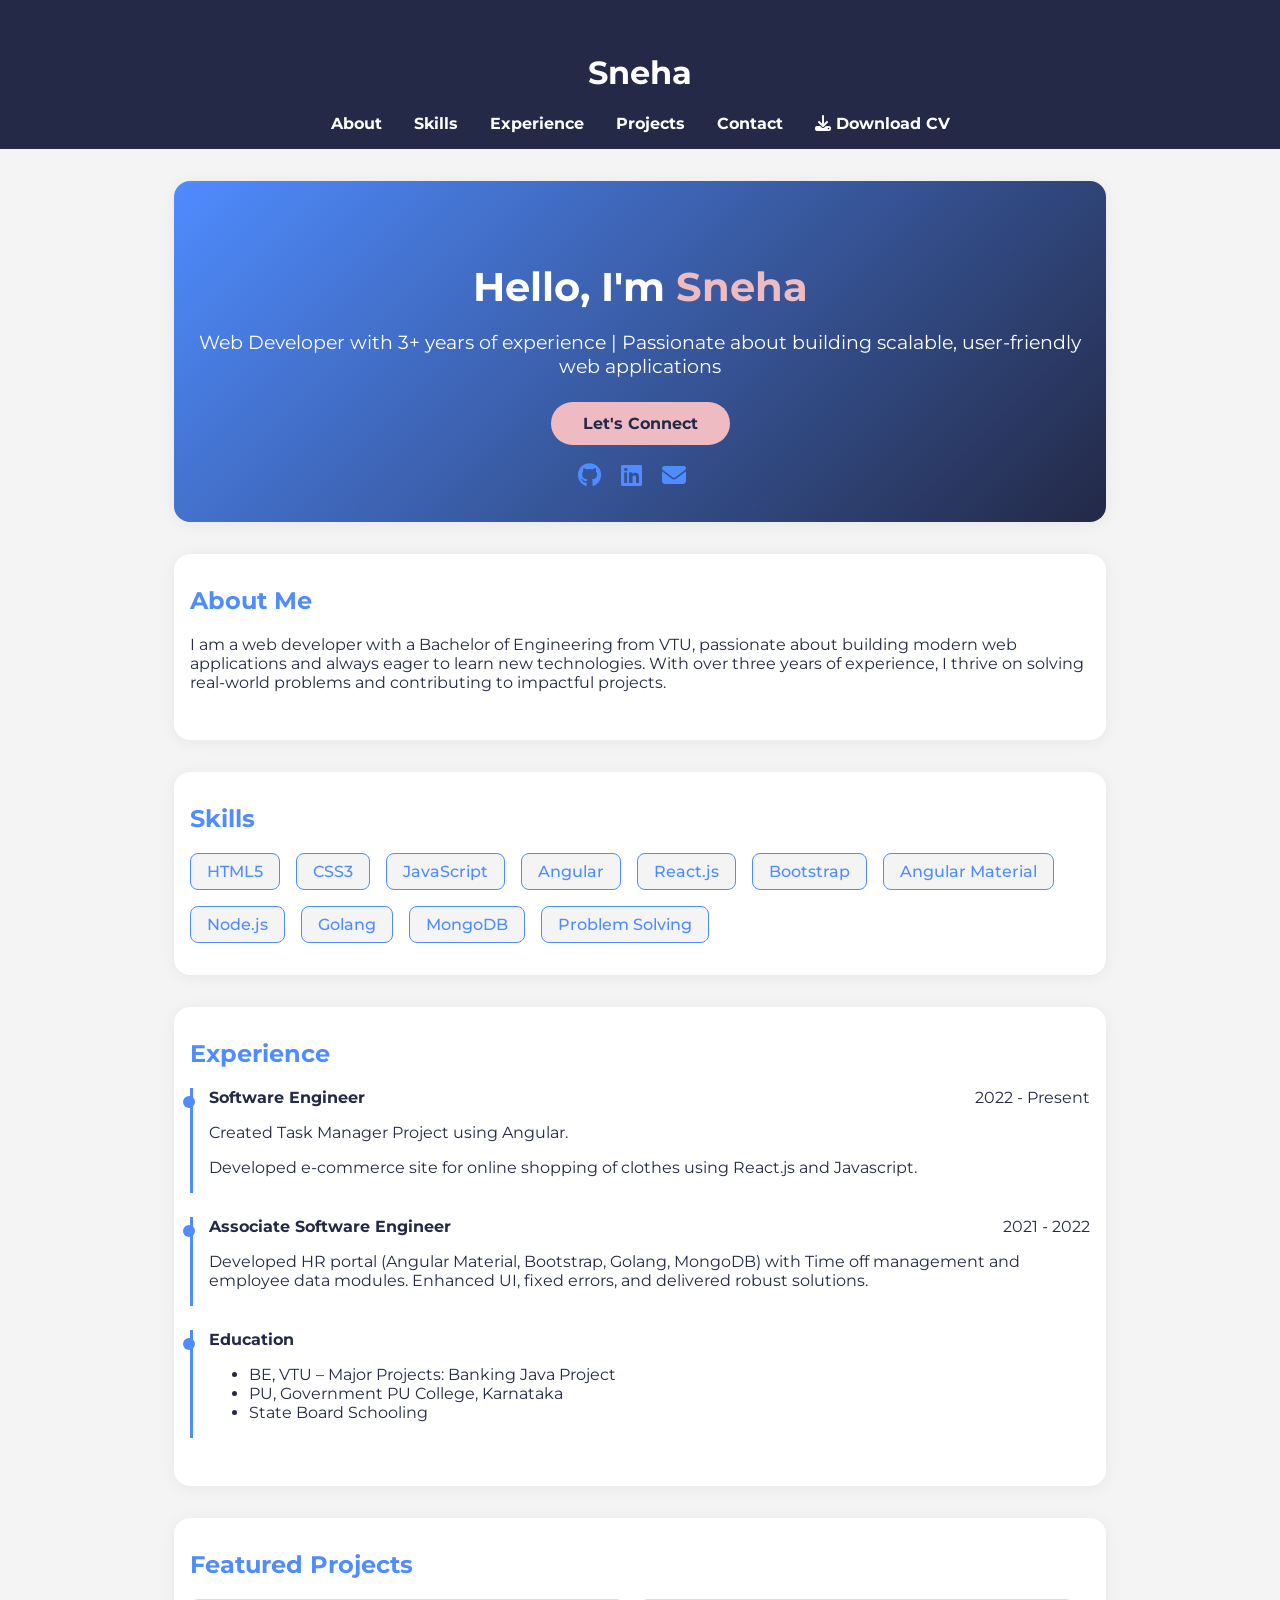
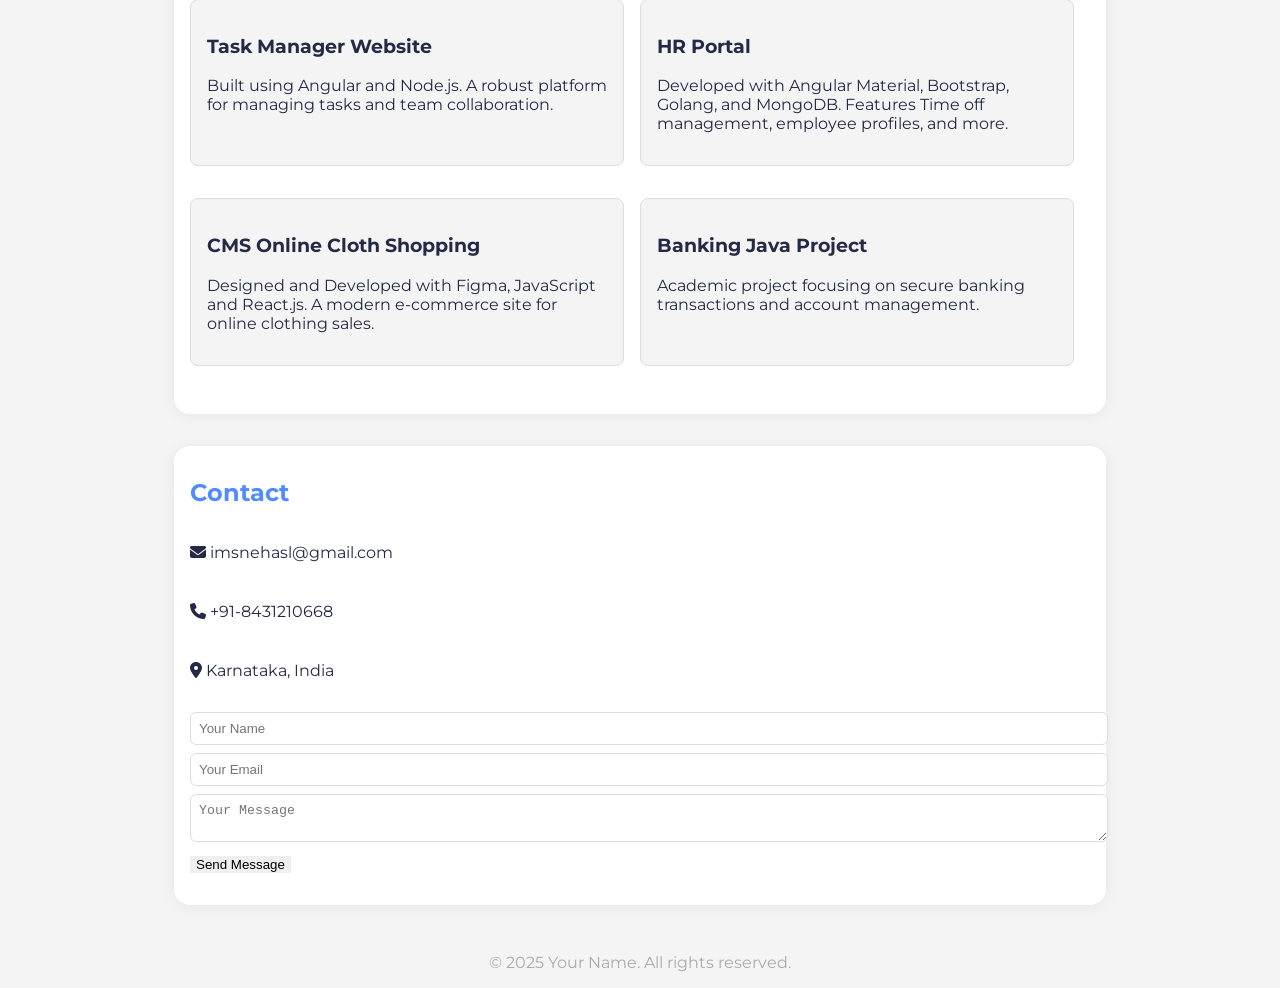
<file: index.html>
<!DOCTYPE html>
<html lang="en">
  <head>
    <meta charset="UTF-8" />
    <meta name="viewport" content="width=device-width, initial-scale=1.0" />
    <title>Your Name | Web Developer Portfolio</title>
    <!-- Google Fonts -->
    <link
      href="https://fonts.googleapis.com/css?family=Montserrat:700,400&display=swap"
      rel="stylesheet"
    />
    <!-- Font Awesome for Icons -->
    <link
      rel="stylesheet"
      href="https://cdnjs.cloudflare.com/ajax/libs/font-awesome/6.4.0/css/all.min.css"
    />
    <!-- Custom CSS -->
    <style>
      :root {
        --primary: #4f8cff;
        --secondary: #232946;
        --background: #f4f4f4;
        --text: #232946;
        --accent: #eebbc3;
      }
      body {
        font-family: 'Montserrat', Arial, sans-serif;
        background: var(--background);
        color: var(--text);
        margin: 0;
        padding: 0;
      }
      header {
        background: var(--secondary);
        color: #fff;
        padding: 2rem 0 1rem 0;
        text-align: center;
        position: sticky;
        top: 0;
        z-index: 100;
      }
      nav ul {
        list-style: none;
        padding: 0;
        margin: 0;
        display: flex;
        justify-content: center;
        gap: 2rem;
      }
      nav a {
        color: #fff;
        text-decoration: none;
        font-weight: 700;
        transition: color 0.2s;
      }
      nav a:hover {
        color: var(--primary);
      }
      .hero {
        padding: 3rem 1rem 2rem 1rem;
        text-align: center;
        background: linear-gradient(
          135deg,
          var(--primary) 0%,
          var(--secondary) 100%
        );
        color: #fff;
      }
      .hero h1 {
        font-size: 2.5rem;
        margin-bottom: 0.5rem;
      }
      .hero p {
        font-size: 1.2rem;
        margin-bottom: 1.5rem;
      }
      .hero .cta {
        display: inline-block;
        background: var(--accent);
        color: var(--secondary);
        font-weight: bold;
        padding: 0.75rem 2rem;
        border-radius: 30px;
        text-decoration: none;
        transition: background 0.2s;
      }
      .hero .cta:hover {
        background: #fff;
        color: var(--primary);
      }
      section {
        max-width: 900px;
        margin: 2rem auto;
        padding: 2rem 1rem;
        background: #fff;
        border-radius: 16px;
        box-shadow: 0 2px 16px rgba(0, 0, 0, 0.06);
      }
      h2 {
        color: var(--primary);
        margin-top: 0;
      }
      .skills-list,
      .projects-list,
      .timeline {
        display: flex;
        flex-wrap: wrap;
        gap: 1rem;
        margin: 1rem 0 0 0;
        padding: 0;
        list-style: none;
      }
      .skills-list li,
      .projects-list li {
        background: var(--background);
        border: 1px solid var(--primary);
        border-radius: 8px;
        padding: 0.5rem 1rem;
        font-weight: 500;
        color: var(--primary);
        transition: background 0.2s;
      }
      .skills-list li:hover,
      .projects-list li:hover {
        background: var(--primary);
        color: #fff;
      }
      .timeline {
        flex-direction: column;
        gap: 0.5rem;
      }
      .timeline-item {
        border-left: 3px solid var(--primary);
        padding-left: 1rem;
        margin-bottom: 1rem;
        position: relative;
      }
      .timeline-item::before {
        content: '';
        position: absolute;
        left: -10px;
        top: 0.5rem;
        width: 12px;
        height: 12px;
        background: var(--primary);
        border-radius: 50%;
      }
      .project-card {
        background: var(--background);
        border: 1px solid #ddd;
        border-radius: 8px;
        padding: 1rem;
        width: calc(50% - 1rem);
        box-sizing: border-box;
        margin-bottom: 1rem;
        transition: box-shadow 0.2s;
      }
      .project-card:hover {
        box-shadow: 0 4px 16px rgba(79, 140, 255, 0.15);
      }
      .contact-info {
        display: flex;
        flex-direction: column;
        gap: 0.5rem;
      }
      .social-links a {
        color: var(--primary);
        margin-right: 1rem;
        font-size: 1.5rem;
        transition: color 0.2s;
      }
      .social-links a:hover {
        color: var(--secondary);
      }
      @media (max-width: 700px) {
        .project-card {
          width: 100%;
        }
        .skills-list,
        .projects-list {
          flex-direction: column;
        }
      }
    </style>
  </head>
  <body>
    <header>
      <h1>Sneha</h1>
      <nav>
        <ul>
          <li><a href="#about">About</a></li>
          <li><a href="#skills">Skills</a></li>
          <li><a href="#experience">Experience</a></li>
          <li><a href="#projects">Projects</a></li>
          <li><a href="#contact">Contact</a></li>
          <li>
            <a href="SnehaResume.pdf" class="cta" target="_blank"
              ><i class="fa-solid fa-download"></i> Download CV</a
            >
          </li>
        </ul>
      </nav>
    </header>
    <section class="hero">
      <h1>Hello, I'm <span style="color: var(--accent)">Sneha</span></h1>
      <p>
        Web Developer with 3+ years of experience | Passionate about building
        scalable, user-friendly web applications
      </p>
      <a href="#contact" class="cta">Let's Connect</a>
      <div class="social-links" style="margin-top: 1rem">
        <a
          href="https://github.com/iam-sneha/portfolio"
          target="_blank"
          title="GitHub"
          ><i class="fab fa-github"></i
        ></a>
        <a
          href="https://www.linkedin.com/in/sneha-s-g"
          target="_blank"
          title="LinkedIn"
          ><i class="fab fa-linkedin"></i
        ></a>
        <a href="mailto:imsnehasl@gmail.com" title="Email"
          ><i class="fa-solid fa-envelope"></i
        ></a>
      </div>
    </section>

    <section id="about">
      <h2>About Me</h2>
      <p>
        I am a web developer with a Bachelor of Engineering from VTU, passionate
        about building modern web applications and always eager to learn new
        technologies. With over three years of experience, I thrive on solving
        real-world problems and contributing to impactful projects.
      </p>
    </section>

    <section id="skills">
      <h2>Skills</h2>
      <ul class="skills-list">
        <li>HTML5</li>
        <li>CSS3</li>
        <li>JavaScript</li>
        <li>Angular</li>
        <li>React.js</li>
        <li>Bootstrap</li>
        <li>Angular Material</li>
        <li>Node.js</li>
        <li>Golang</li>
        <li>MongoDB</li>
        <li>Problem Solving</li>
      </ul>
    </section>

    <section id="experience">
      <h2>Experience</h2>
      <div class="timeline">
        <div class="timeline-item">
          <strong>Software Engineer</strong>
          <span style="float: right">2022 - Present</span>
          <p>Created Task Manager Project using Angular.</p>
          <p>
            Developed e-commerce site for online shopping of clothes using
            React.js and Javascript.
          </p>
        </div>
        <div class="timeline-item">
          <strong>Associate Software Engineer</strong>
          <span style="float: right">2021 - 2022</span>
          <p>
            Developed HR portal (Angular Material, Bootstrap, Golang, MongoDB)
            with Time off management and employee data modules. Enhanced UI,
            fixed errors, and delivered robust solutions.
          </p>
        </div>
        <div class="timeline-item">
          <strong>Education</strong>
          <ul>
            <li>BE, VTU – Major Projects: Banking Java Project</li>
            <li>PU, Government PU College, Karnataka</li>
            <li>State Board Schooling</li>
          </ul>
        </div>
      </div>
    </section>

    <section id="projects">
      <h2>Featured Projects</h2>
      <div class="projects-list">
        <div class="project-card">
          <h3>Task Manager Website</h3>
          <p>
            Built using Angular and Node.js. A robust platform for managing
            tasks and team collaboration.
          </p>
        </div>
        <div class="project-card">
          <h3>HR Portal</h3>
          <p>
            Developed with Angular Material, Bootstrap, Golang, and MongoDB.
            Features Time off management, employee profiles, and more.
          </p>
        </div>
        <div class="project-card">
          <h3>CMS Online Cloth Shopping</h3>
          <p>
            Designed and Developed with Figma, JavaScript and React.js. A modern
            e-commerce site for online clothing sales.
          </p>
        </div>
        <div class="project-card">
          <h3>Banking Java Project</h3>
          <p>
            Academic project focusing on secure banking transactions and account
            management.
          </p>
        </div>
      </div>
    </section>

    <section id="contact">
      <h2>Contact</h2>
      <div class="contact-info">
        <p><i class="fa-solid fa-envelope"></i> imsnehasl@gmail.com</p>
        <p><i class="fa-solid fa-phone"></i> +91-8431210668</p>
        <p><i class="fa-solid fa-location-dot"></i> Karnataka, India</p>
      </div>
      <form style="margin-top: 1rem">
        <input
          type="text"
          placeholder="Your Name"
          required
          style="
            padding: 0.5rem;
            margin-bottom: 0.5rem;
            width: 100%;
            border-radius: 6px;
            border: 1px solid #ddd;
          "
        />
        <input
          type="email"
          placeholder="Your Email"
          required
          style="
            padding: 0.5rem;
            margin-bottom: 0.5rem;
            width: 100%;
            border-radius: 6px;
            border: 1px solid #ddd;
          "
        />
        <textarea
          placeholder="Your Message"
          required
          style="
            padding: 0.5rem;
            margin-bottom: 0.5rem;
            width: 100%;
            border-radius: 6px;
            border: 1px solid #ddd;
          "
        ></textarea>
        <button type="submit" class="cta" style="border: none">
          Send Message
        </button>
      </form>
    </section>

    <footer style="text-align: center; padding: 1rem 0; color: #aaa">
      &copy; 2025 Your Name. All rights reserved.
    </footer>
  </body>
</html>
</file>
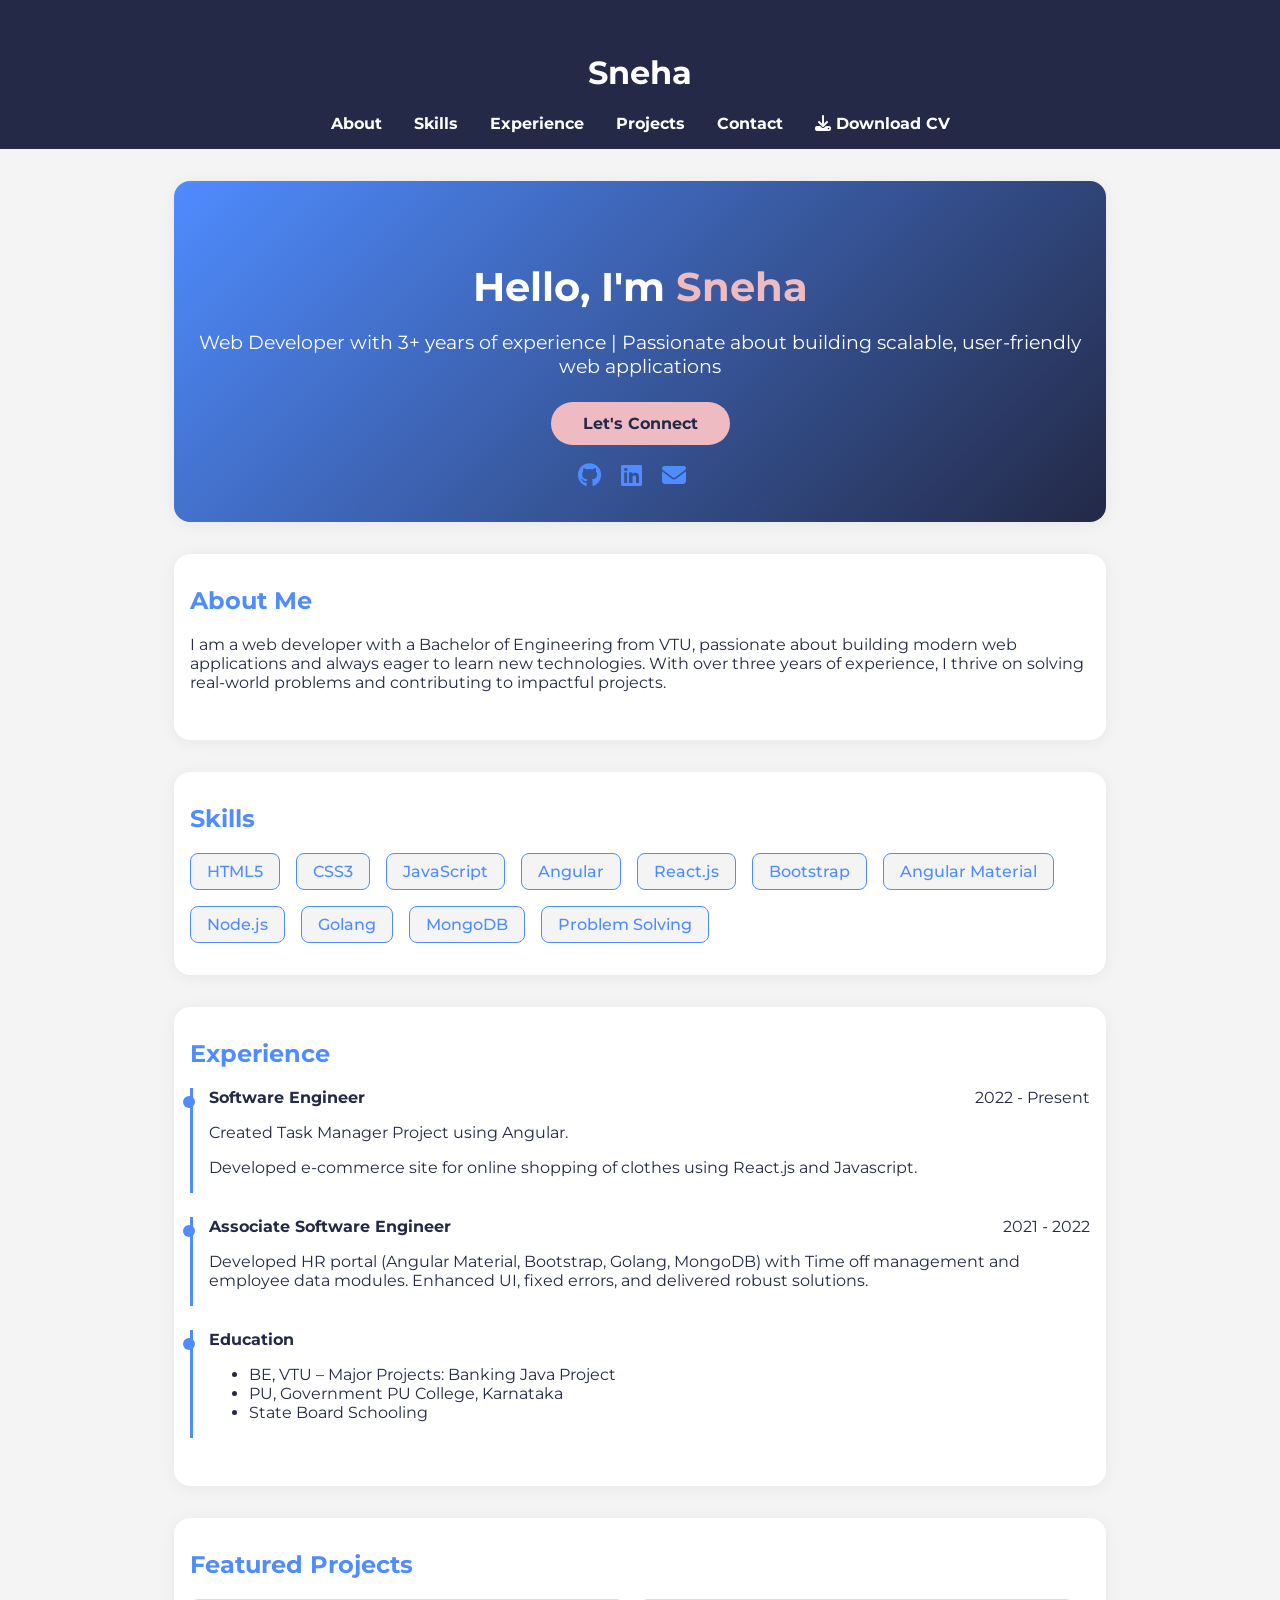
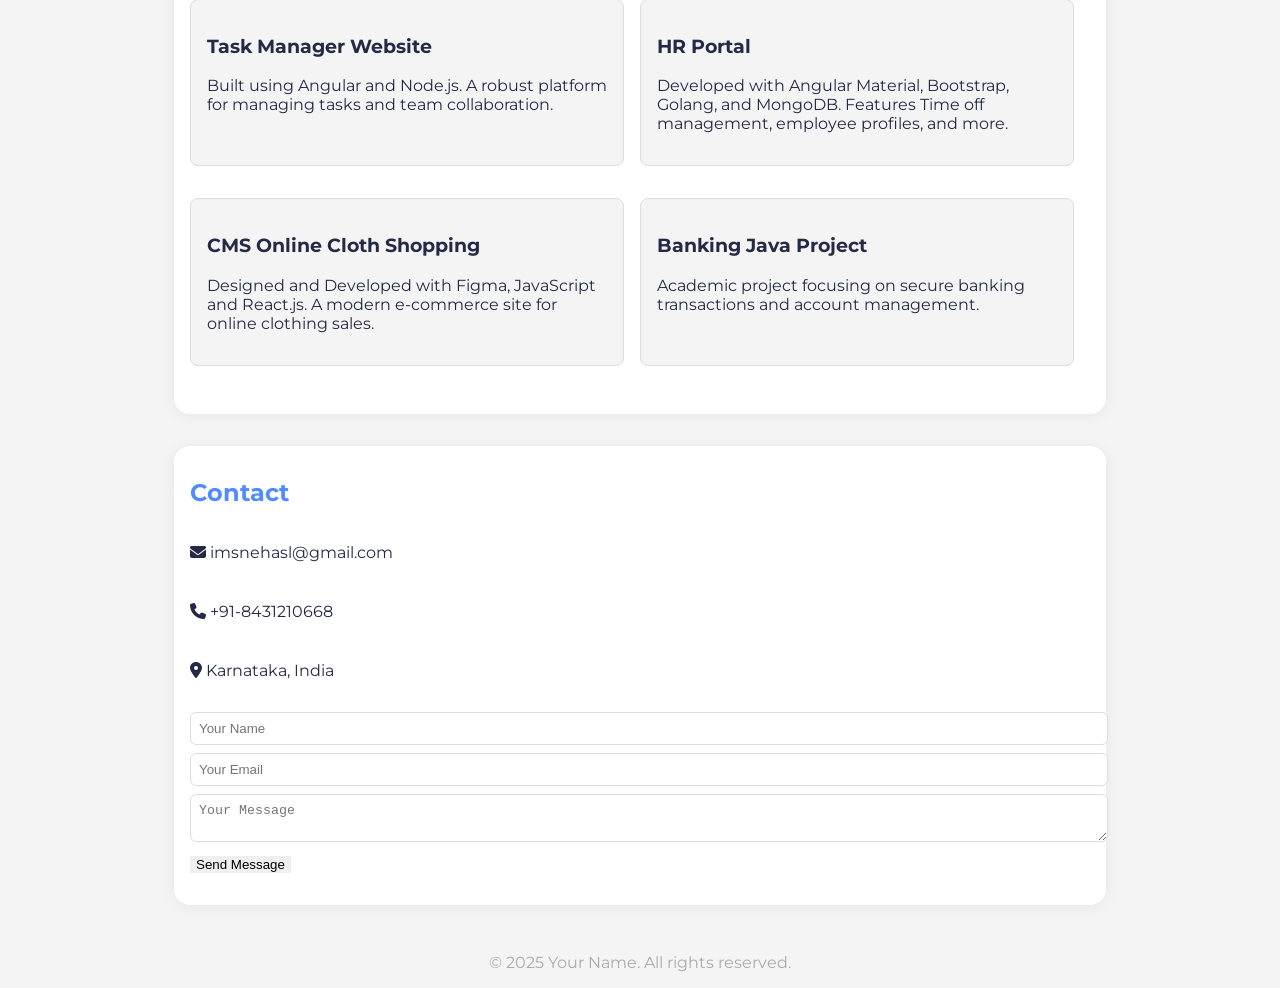
<file: portfolio.htm>
<!DOCTYPE html>
<html lang="en">
  <head>
    <meta charset="UTF-8" />
    <meta name="viewport" content="width=device-width, initial-scale=1.0" />
    <title>Your Name | Web Developer Portfolio</title>
    <!-- Google Fonts -->
    <link
      href="https://fonts.googleapis.com/css?family=Montserrat:700,400&display=swap"
      rel="stylesheet"
    />
    <!-- Font Awesome for Icons -->
    <link
      rel="stylesheet"
      href="https://cdnjs.cloudflare.com/ajax/libs/font-awesome/6.4.0/css/all.min.css"
    />
    <!-- Custom CSS -->
    <style>
      :root {
        --primary: #4f8cff;
        --secondary: #232946;
        --background: #f4f4f4;
        --text: #232946;
        --accent: #eebbc3;
      }
      body {
        font-family: 'Montserrat', Arial, sans-serif;
        background: var(--background);
        color: var(--text);
        margin: 0;
        padding: 0;
      }
      header {
        background: var(--secondary);
        color: #fff;
        padding: 2rem 0 1rem 0;
        text-align: center;
        position: sticky;
        top: 0;
        z-index: 100;
      }
      nav ul {
        list-style: none;
        padding: 0;
        margin: 0;
        display: flex;
        justify-content: center;
        gap: 2rem;
      }
      nav a {
        color: #fff;
        text-decoration: none;
        font-weight: 700;
        transition: color 0.2s;
      }
      nav a:hover {
        color: var(--primary);
      }
      .hero {
        padding: 3rem 1rem 2rem 1rem;
        text-align: center;
        background: linear-gradient(
          135deg,
          var(--primary) 0%,
          var(--secondary) 100%
        );
        color: #fff;
      }
      .hero h1 {
        font-size: 2.5rem;
        margin-bottom: 0.5rem;
      }
      .hero p {
        font-size: 1.2rem;
        margin-bottom: 1.5rem;
      }
      .hero .cta {
        display: inline-block;
        background: var(--accent);
        color: var(--secondary);
        font-weight: bold;
        padding: 0.75rem 2rem;
        border-radius: 30px;
        text-decoration: none;
        transition: background 0.2s;
      }
      .hero .cta:hover {
        background: #fff;
        color: var(--primary);
      }
      section {
        max-width: 900px;
        margin: 2rem auto;
        padding: 2rem 1rem;
        background: #fff;
        border-radius: 16px;
        box-shadow: 0 2px 16px rgba(0, 0, 0, 0.06);
      }
      h2 {
        color: var(--primary);
        margin-top: 0;
      }
      .skills-list,
      .projects-list,
      .timeline {
        display: flex;
        flex-wrap: wrap;
        gap: 1rem;
        margin: 1rem 0 0 0;
        padding: 0;
        list-style: none;
      }
      .skills-list li,
      .projects-list li {
        background: var(--background);
        border: 1px solid var(--primary);
        border-radius: 8px;
        padding: 0.5rem 1rem;
        font-weight: 500;
        color: var(--primary);
        transition: background 0.2s;
      }
      .skills-list li:hover,
      .projects-list li:hover {
        background: var(--primary);
        color: #fff;
      }
      .timeline {
        flex-direction: column;
        gap: 0.5rem;
      }
      .timeline-item {
        border-left: 3px solid var(--primary);
        padding-left: 1rem;
        margin-bottom: 1rem;
        position: relative;
      }
      .timeline-item::before {
        content: '';
        position: absolute;
        left: -10px;
        top: 0.5rem;
        width: 12px;
        height: 12px;
        background: var(--primary);
        border-radius: 50%;
      }
      .project-card {
        background: var(--background);
        border: 1px solid #ddd;
        border-radius: 8px;
        padding: 1rem;
        width: calc(50% - 1rem);
        box-sizing: border-box;
        margin-bottom: 1rem;
        transition: box-shadow 0.2s;
      }
      .project-card:hover {
        box-shadow: 0 4px 16px rgba(79, 140, 255, 0.15);
      }
      .contact-info {
        display: flex;
        flex-direction: column;
        gap: 0.5rem;
      }
      .social-links a {
        color: var(--primary);
        margin-right: 1rem;
        font-size: 1.5rem;
        transition: color 0.2s;
      }
      .social-links a:hover {
        color: var(--secondary);
      }
      @media (max-width: 700px) {
        .project-card {
          width: 100%;
        }
        .skills-list,
        .projects-list {
          flex-direction: column;
        }
      }
    </style>
  </head>
  <body>
    <header>
      <h1>Sneha</h1>
      <nav>
        <ul>
          <li><a href="#about">About</a></li>
          <li><a href="#skills">Skills</a></li>
          <li><a href="#experience">Experience</a></li>
          <li><a href="#projects">Projects</a></li>
          <li><a href="#contact">Contact</a></li>
          <li>
            <a href="Resume .pdf" class="cta" target="_blank"
              ><i class="fa-solid fa-download"></i> Download CV</a
            >
          </li>
        </ul>
      </nav>
    </header>
    <section class="hero">
      <h1>Hello, I'm <span style="color: var(--accent)">Sneha</span></h1>
      <p>
        Web Developer with 3+ years of experience | Passionate about building
        scalable, user-friendly web applications
      </p>
      <a href="#contact" class="cta">Let's Connect</a>
      <div class="social-links" style="margin-top: 1rem">
        <a
          href="https://github.com/iam-sneha/portfolio"
          target="_blank"
          title="GitHub"
          ><i class="fab fa-github"></i
        ></a>
        <a
          href="https://www.linkedin.com/in/sneha-s-7238a932a/"
          target="_blank"
          title="LinkedIn"
          ><i class="fab fa-linkedin"></i
        ></a>
        <a href="mailto:imsnehasl@gmail.com" title="Email"
          ><i class="fa-solid fa-envelope"></i
        ></a>
      </div>
    </section>

    <section id="about">
      <h2>About Me</h2>
      <p>
        I am a web developer with a Bachelor of Engineering from VTU, passionate
        about building modern web applications and always eager to learn new
        technologies. With over three years of experience, I thrive on solving
        real-world problems and contributing to impactful projects.
      </p>
    </section>

    <section id="skills">
      <h2>Skills</h2>
      <ul class="skills-list">
        <li>HTML5</li>
        <li>CSS3</li>
        <li>JavaScript</li>
        <li>Angular</li>
        <li>React.js</li>
        <li>Bootstrap</li>
        <li>Angular Material</li>
        <li>Node.js</li>
        <li>Golang</li>
        <li>MongoDB</li>
        <li>Problem Solving</li>
      </ul>
    </section>

    <section id="experience">
      <h2>Experience</h2>
      <div class="timeline">
        <div class="timeline-item">
          <strong>Software Engineer</strong>
          <span style="float: right">2022 - Present</span>
          <p>Created Task Manager Project using Angular.</p>
          <p>
            Developed e-commerce site for online shopping of clothes using
            React.js and Javascript.
          </p>
        </div>
        <div class="timeline-item">
          <strong>Associate Software Engineer</strong>
          <span style="float: right">2021 - 2022</span>
          <p>
            Developed HR portal (Angular Material, Bootstrap, Golang, MongoDB)
            with Time off management and employee data modules. Enhanced UI,
            fixed errors, and delivered robust solutions.
          </p>
        </div>
        <div class="timeline-item">
          <strong>Education</strong>
          <ul>
            <li>BE, VTU – Major Projects: Banking Java Project</li>
            <li>PU, Government PU College, Karnataka</li>
            <li>State Board Schooling</li>
          </ul>
        </div>
      </div>
    </section>

    <section id="projects">
      <h2>Featured Projects</h2>
      <div class="projects-list">
        <div class="project-card">
          <h3>Task Manager Website</h3>
          <p>
            Built using Angular and Node.js. A robust platform for managing
            tasks and team collaboration.
          </p>
        </div>
        <div class="project-card">
          <h3>HR Portal</h3>
          <p>
            Developed with Angular Material, Bootstrap, Golang, and MongoDB.
            Features Time off management, employee profiles, and more.
          </p>
        </div>
        <div class="project-card">
          <h3>CMS Online Cloth Shopping</h3>
          <p>
            Designed and Developed with Figma, JavaScript and React.js. A modern
            e-commerce site for online clothing sales.
          </p>
        </div>
        <div class="project-card">
          <h3>Banking Java Project</h3>
          <p>
            Academic project focusing on secure banking transactions and account
            management.
          </p>
        </div>
      </div>
    </section>

    <section id="contact">
      <h2>Contact</h2>
      <div class="contact-info">
        <p><i class="fa-solid fa-envelope"></i> imsnehasl@gmail.com</p>
        <p><i class="fa-solid fa-phone"></i> +91-8431210668</p>
        <p><i class="fa-solid fa-location-dot"></i> Karnataka, India</p>
      </div>
      <form style="margin-top: 1rem">
        <input
          type="text"
          placeholder="Your Name"
          required
          style="
            padding: 0.5rem;
            margin-bottom: 0.5rem;
            width: 100%;
            border-radius: 6px;
            border: 1px solid #ddd;
          "
        />
        <input
          type="email"
          placeholder="Your Email"
          required
          style="
            padding: 0.5rem;
            margin-bottom: 0.5rem;
            width: 100%;
            border-radius: 6px;
            border: 1px solid #ddd;
          "
        />
        <textarea
          placeholder="Your Message"
          required
          style="
            padding: 0.5rem;
            margin-bottom: 0.5rem;
            width: 100%;
            border-radius: 6px;
            border: 1px solid #ddd;
          "
        ></textarea>
        <button type="submit" class="cta" style="border: none">
          Send Message
        </button>
      </form>
    </section>

    <footer style="text-align: center; padding: 1rem 0; color: #aaa">
      &copy; 2025 Your Name. All rights reserved.
    </footer>
  </body>
</html>
</file>
